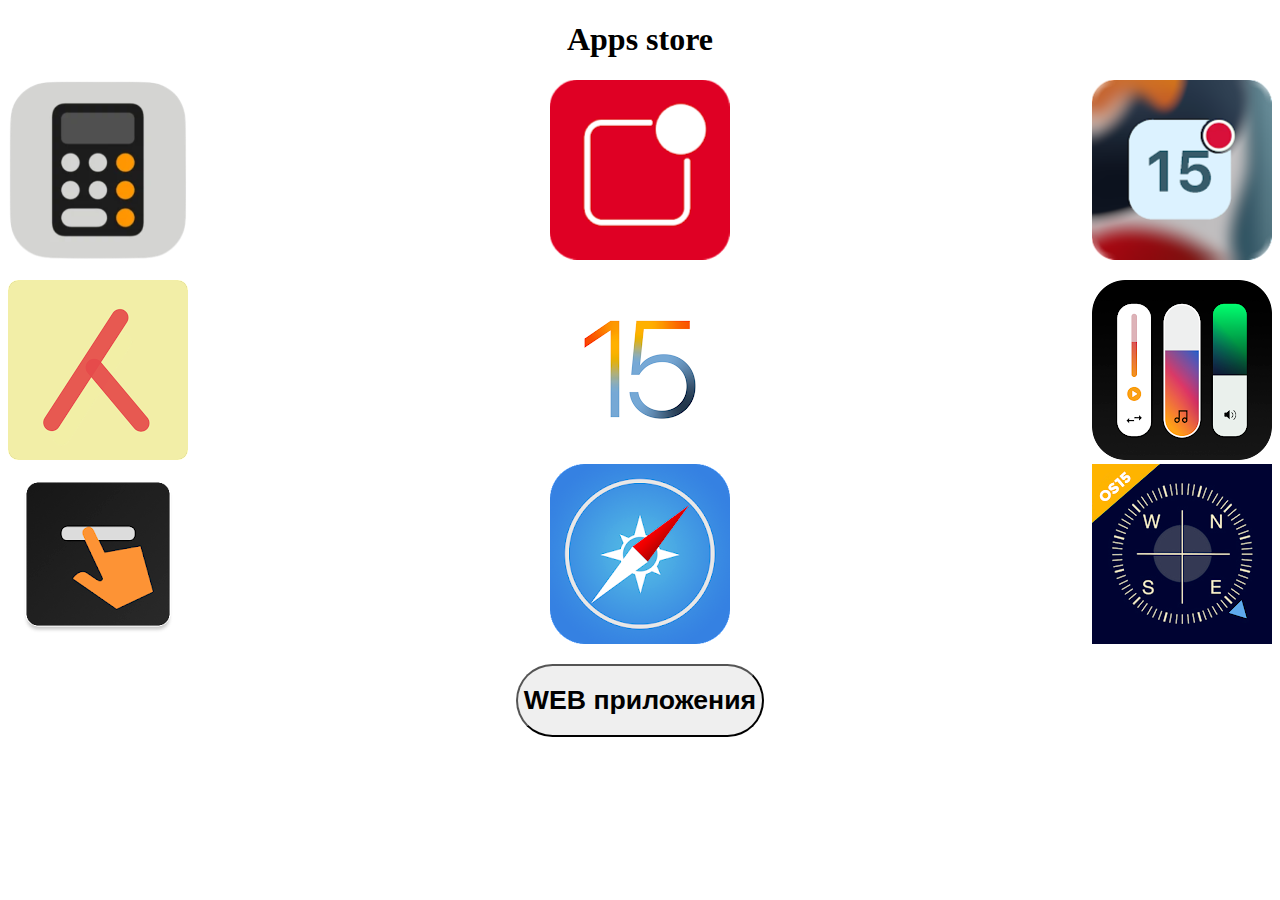
<file: shop.html>
<!DOCTYPE html>
<html>
<head>
    <meta charset="utf-8">
    <title></title>
<style>
.img{
    display: flex;
    justify-content: space-between;
}
h1{
    text-align:center;
}
a{
    color: #000;
text-decoration: none;
}
button{
    color: rgb(239, 239, 239);
    height: auto;
    width: auto;
    border-radius: 40px;
}
body{
    text-align: center;
}
</style>
</head>
<body>
    <h1 >Apps store</h1>
    <div class="img">
        <a href="apk/calculator.html"><img src="images/calculator.png" alt=""></a>  
        <a href="apk/block_apple.html"><img id="one" src="images/block_apple.png" alt=""></a>     
         <a href="apk/icenter.html"> <img id="two" src="images/icenter.png" alt=""></a>   
    </div>
    <p></p>
    <div class="img">
      <a href="apk/Apps Store Market - iOS style.html"><img src="images/Apps Store Market - iOS style.png" alt=""></a>  
   <a href="apk/Launcher iOS 15.html"><img id="one" src="images/Launcher iOS 15.png" alt=""></a>     
    <a href="apk/ultra_volume.html"><img id="two" src="images/ultra_volume.png" alt=""></a>    
    </div>
    <div class="img">
        <a href="apk/navagition gestures.html"><img src="images/navagition gestures.png" alt=""></a>  
     <a href="apk/savannah browser.html"><img id="one" src="images/safari.png" alt=""></a>     
      <a href="apk/icompass.html"><img id="two" src="images/icompass.png" alt=""></a>    
      </div>
<p></p>
<button><a href="https://website7777.github.io/web_market/"><h1>WEB приложения</h1></a></button>
</body>
</html>
</file>
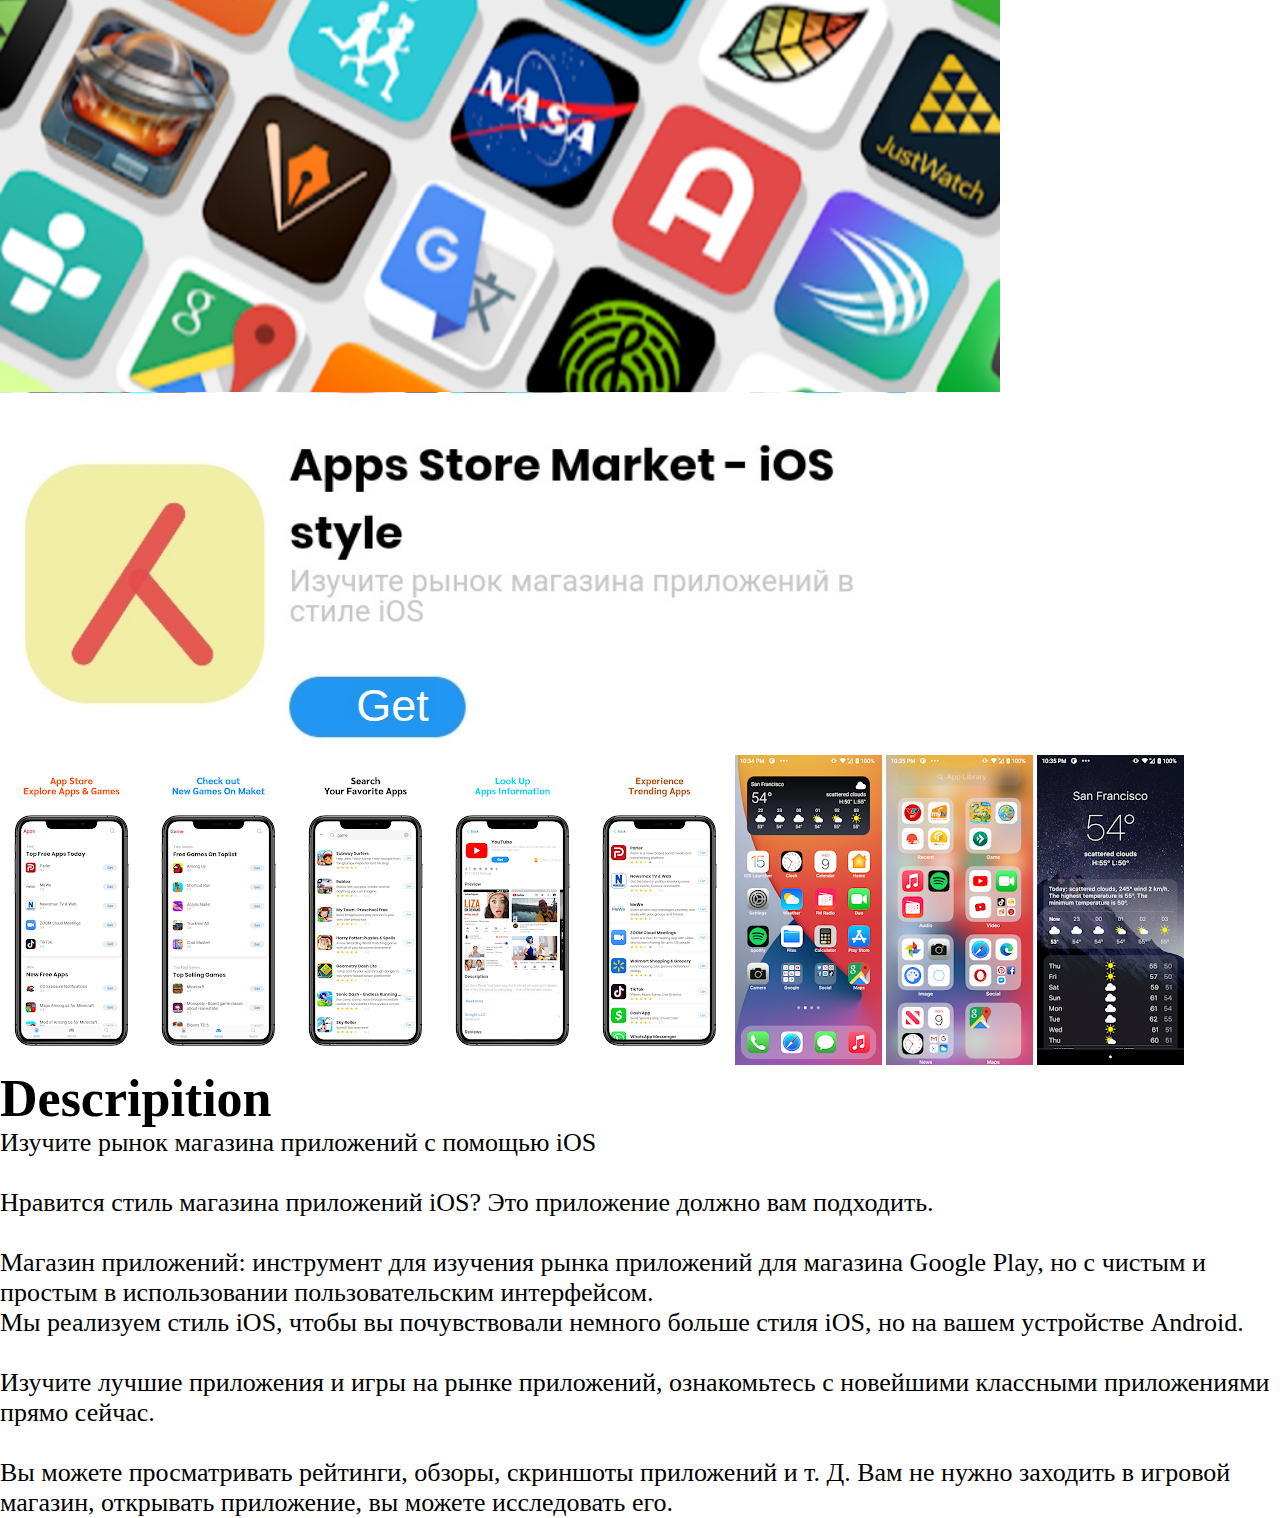
<file: apk/Apps Store Market - iOS style.html>
<!DOCTYPE html>
<html>
<head>
    <meta charset="UTF-8">
    <title>Apps Store Market - iOS style </title>
    <style>
        *{
            margin: 0;
            padding: 0;
        }      

.btn{
    background-color: #2096f0;
    border: none;
    color: white;
    font-size: 45px;
    position: absolute;
width: 85px;
height: 40px;
left: 350px;
top: 680px;
}
a{
    color: white;
    text-decoration: none;

}
.text{
    font-size: 26px;
}

    </style>
</head>
<body>
    <img src="images/four.png" alt="">
    <p></p>
<div class="img">
    <img src="images/img9.png" alt="">
    <img src="images/img10.png" alt="">
    <img src="images/img11.png" alt="">
    <img src="images/img12.png" alt="">
    <img src="images/img13.png" alt="">
    <img src="images/img14.png" alt="">
    <img src="images/img15.png" alt="">
    <img src="images/img16.png" alt="">

</div>
    <p></p> 
    <P></P>
 <div class="text">
 <h1>Descripition</h1>
 <p></p>
 Изучите рынок магазина приложений с помощью iOS<br><br>Нравится стиль магазина приложений iOS? Это приложение должно вам подходить.<br><br>Магазин приложений: инструмент для изучения рынка приложений для магазина Google Play, но с чистым и простым в использовании пользовательским интерфейсом.<br>Мы реализуем стиль iOS, чтобы вы почувствовали немного больше стиля iOS, но на вашем устройстве Android.<br><br>Изучите лучшие приложения и игры на рынке приложений, ознакомьтесь с новейшими классными приложениями прямо сейчас.<br><br>Вы можете просматривать рейтинги, обзоры, скриншоты приложений и т. Д. Вам не нужно заходить в игровой магазин, открывать приложение, вы можете исследовать его.</div>
 <button class="btn" data-clipboard-text="https://drive.google.com/file/d/1Ers9Y0k7s8jPV4BidofVZOo2uGbqFN0K/view?usp=sharing">Get</button>
 
 <script src="clipboard.min.js"></script>
 <script src="https://ajax.googleapis.com/ajax/libs/jquery/3.1.1/jquery.min.js"></script>

    <script>
new ClipboardJS('.btn');

$(".btn").click(function(){
alert("Ссылка на скачивание скопированна. Перейдите в браузер и вставьте ссылку для скачивания");
});
    </script>
</body>
</html>
</file>
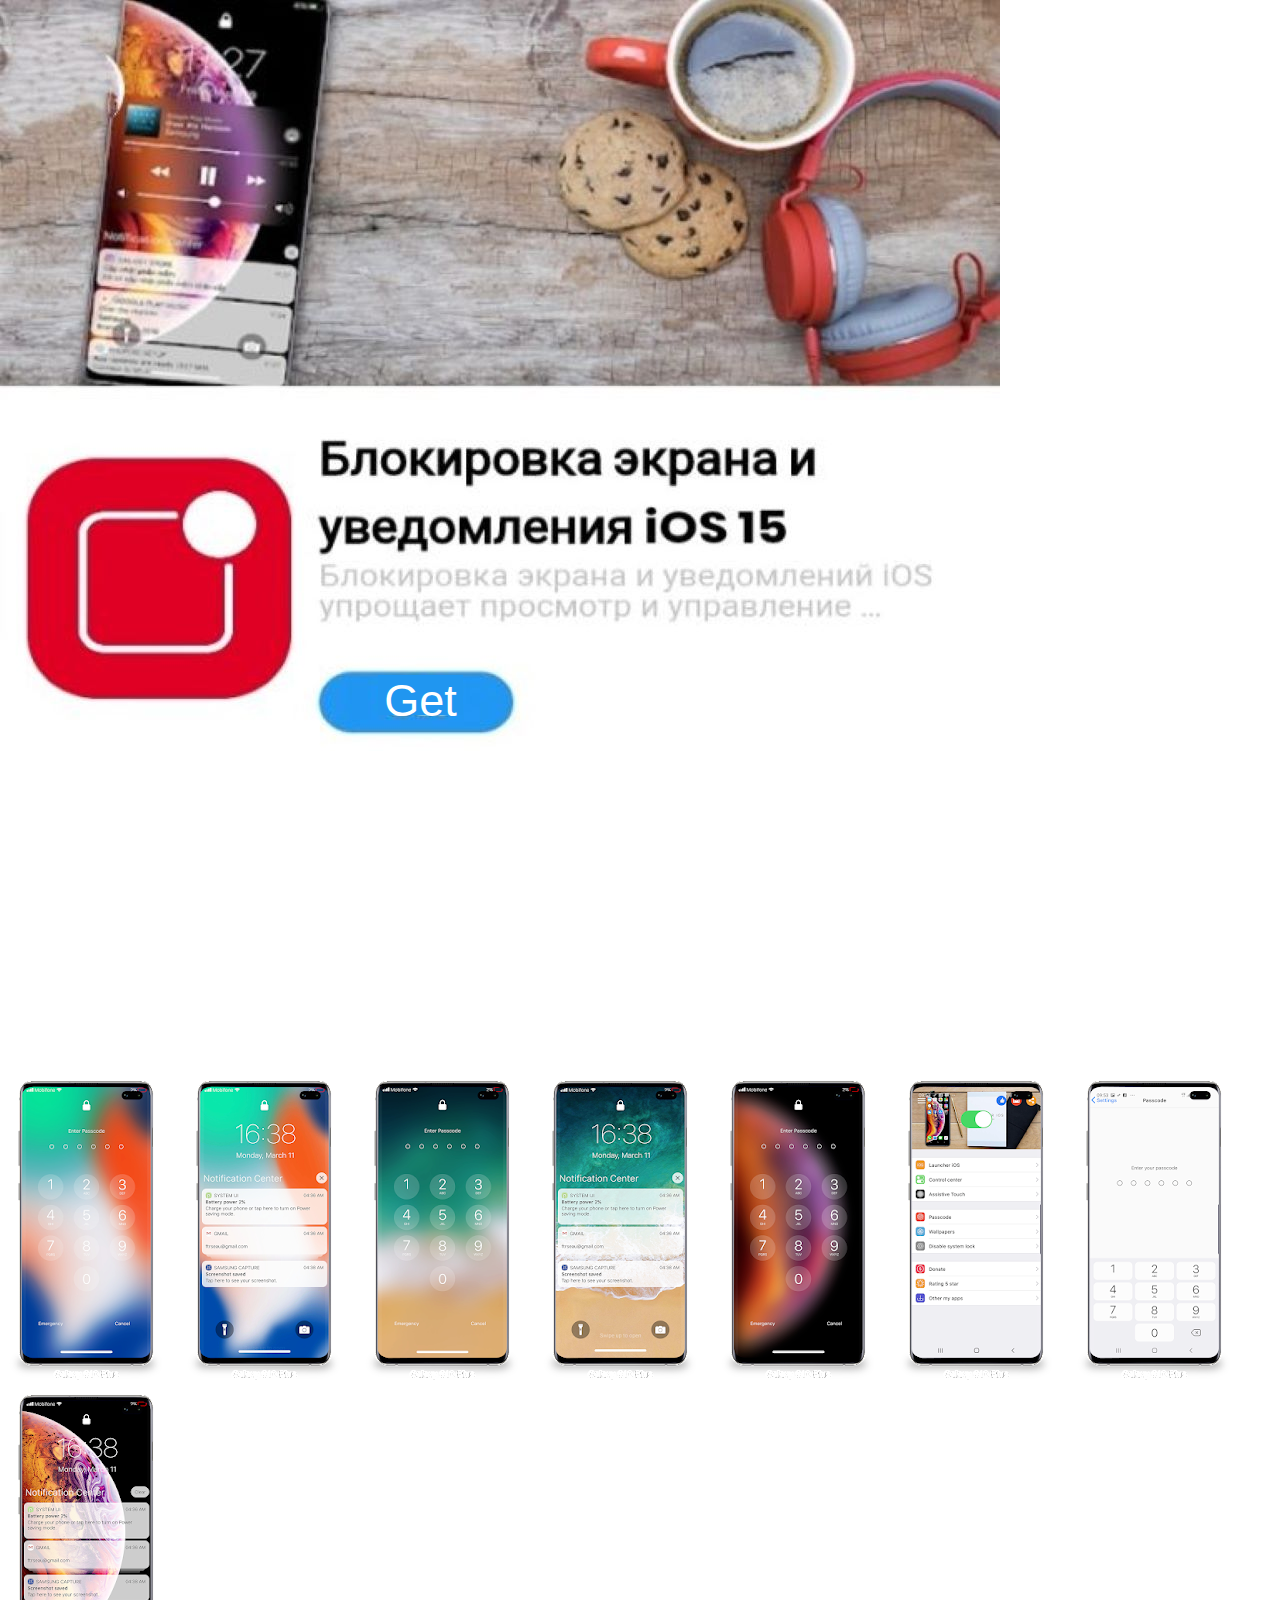
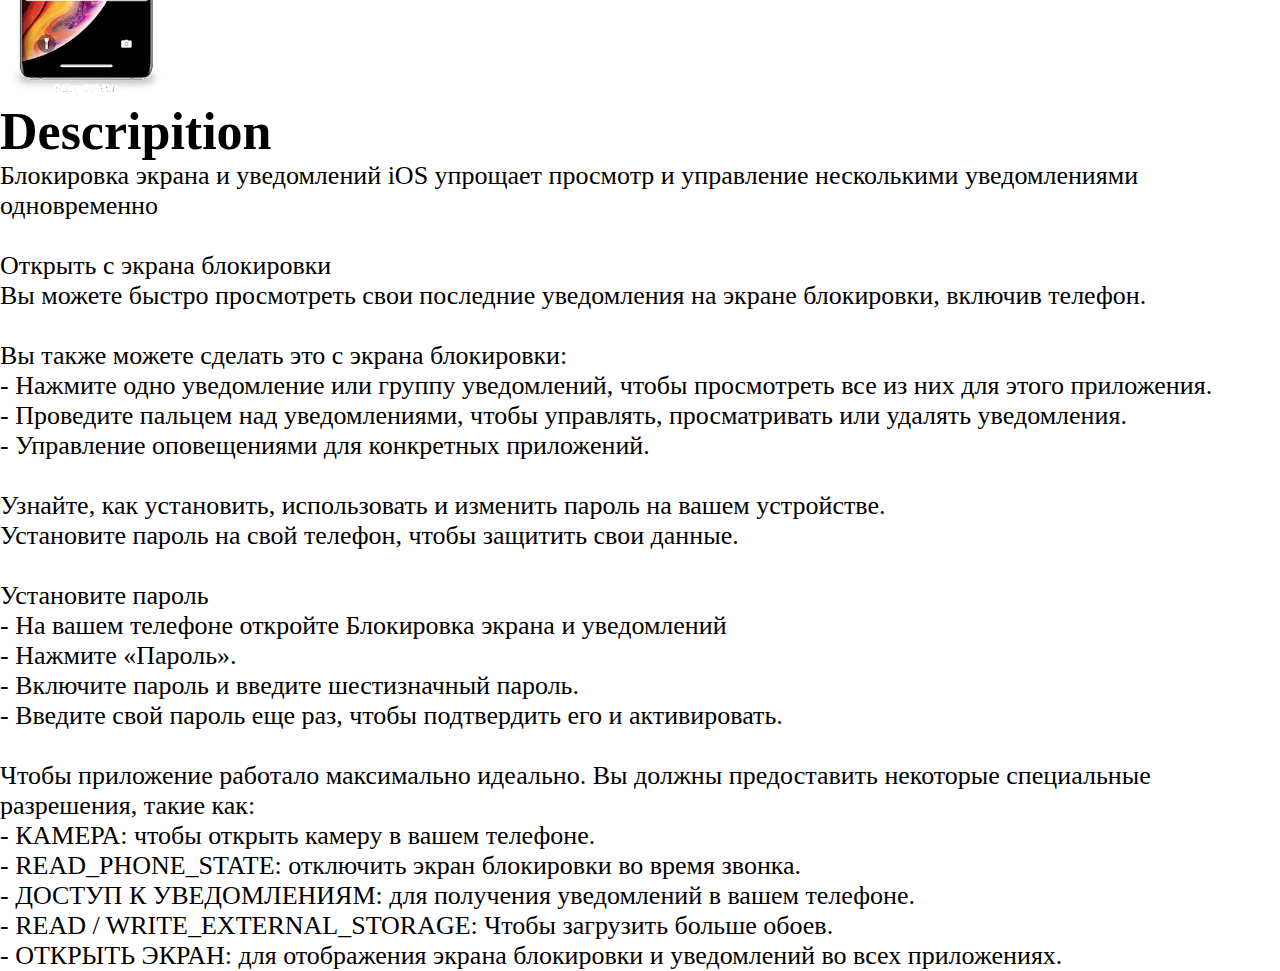
<file: apk/block_apple.html>
<!DOCTYPE html>
<html>
<head>
    <meta charset="UTF-8">
    <title>Block Apple</title>
    <style>
        *{
            margin: 0;
            padding: 0;
        }      

.btn{
    background-color: #2096f0;
    border: none;
    color: white;
    font-size: 45px;
    position: absolute;
width: 85px;
height: 40px;
left: 378px;
top: 675px;
}
a{
    color: white;
    text-decoration: none;

}
.text{
    font-size: 26px;
}

    </style>
</head>
<body>
    <img src="images/two.jpg" alt="">
    <p></p>
    <iframe width="560" height="315" src="https://www.youtube.com/embed/HS-L0jAF0Vw" title="YouTube video player" frameborder="0" allow="accelerometer; autoplay; clipboard-write; encrypted-media; gyroscope; picture-in-picture" allowfullscreen></iframe>
    <p></p>
<div class="img">
    <img src="images/unnamed(65).png" alt="">
    <img src="images/unnamed(66).png" alt="">
    <img src="images/unnamed(67).png" alt="">
    <img src="images/unnamed(68).png" alt="">
    <img src="images/unnamed(69).png" alt="">
    <img src="images/unnamed(70).png" alt="">
    <img src="images/unnamed(71).png" alt="">
    <img src="images/unnamed(72).png" alt="">

</div>
    <p></p> 
    <P></P>
 <div class="text">
 <h1>Descripition</h1>
 <p></p>
 Блокировка экрана и уведомлений iOS упрощает просмотр и управление несколькими уведомлениями одновременно<br><br>Открыть с экрана блокировки<br>Вы можете быстро просмотреть свои последние уведомления на экране блокировки, включив телефон.<br><br>Вы также можете сделать это с экрана блокировки:<br>- Нажмите одно уведомление или группу уведомлений, чтобы просмотреть все из них для этого приложения.<br>- Проведите пальцем над уведомлениями, чтобы управлять, просматривать или удалять уведомления.<br>- Управление оповещениями для конкретных приложений.<br><br>Узнайте, как установить, использовать и изменить пароль на вашем устройстве.<br>Установите пароль на свой телефон, чтобы защитить свои данные.<br><br>Установите пароль<br>- На вашем телефоне откройте Блокировка экрана и уведомлений<br>- Нажмите «Пароль».<br>- Включите пароль и введите шестизначный пароль.<br>- Введите свой пароль еще раз, чтобы подтвердить его и активировать.<br><br>Чтобы приложение работало максимально идеально. Вы должны предоставить некоторые специальные разрешения, такие как:<br>- КАМЕРА: чтобы открыть камеру в вашем телефоне.<br>- READ_PHONE_STATE: отключить экран блокировки во время звонка.<br>- ДОСТУП К УВЕДОМЛЕНИЯМ: для получения уведомлений в вашем телефоне.<br>- READ / WRITE_EXTERNAL_STORAGE: Чтобы загрузить больше обоев.<br>- ОТКРЫТЬ ЭКРАН: для отображения экрана блокировки и уведомлений во всех приложениях.
</div>
 <button class="btn" data-clipboard-text="https://drive.google.com/file/d/1LCWtEdoJWeniwocu77Fi9Z0DYeymrhkk/view?usp=sharing">Get</button>
 
 <script src="clipboard.min.js"></script>
 <script src="https://ajax.googleapis.com/ajax/libs/jquery/3.1.1/jquery.min.js"></script>

    <script>
new ClipboardJS('.btn');

$(".btn").click(function(){
alert("Ссылка на скачивание скопированна. Перейдите в браузер и вставьте ссылку для скачивания");
});
    </script>
</body>
</html>
</file>
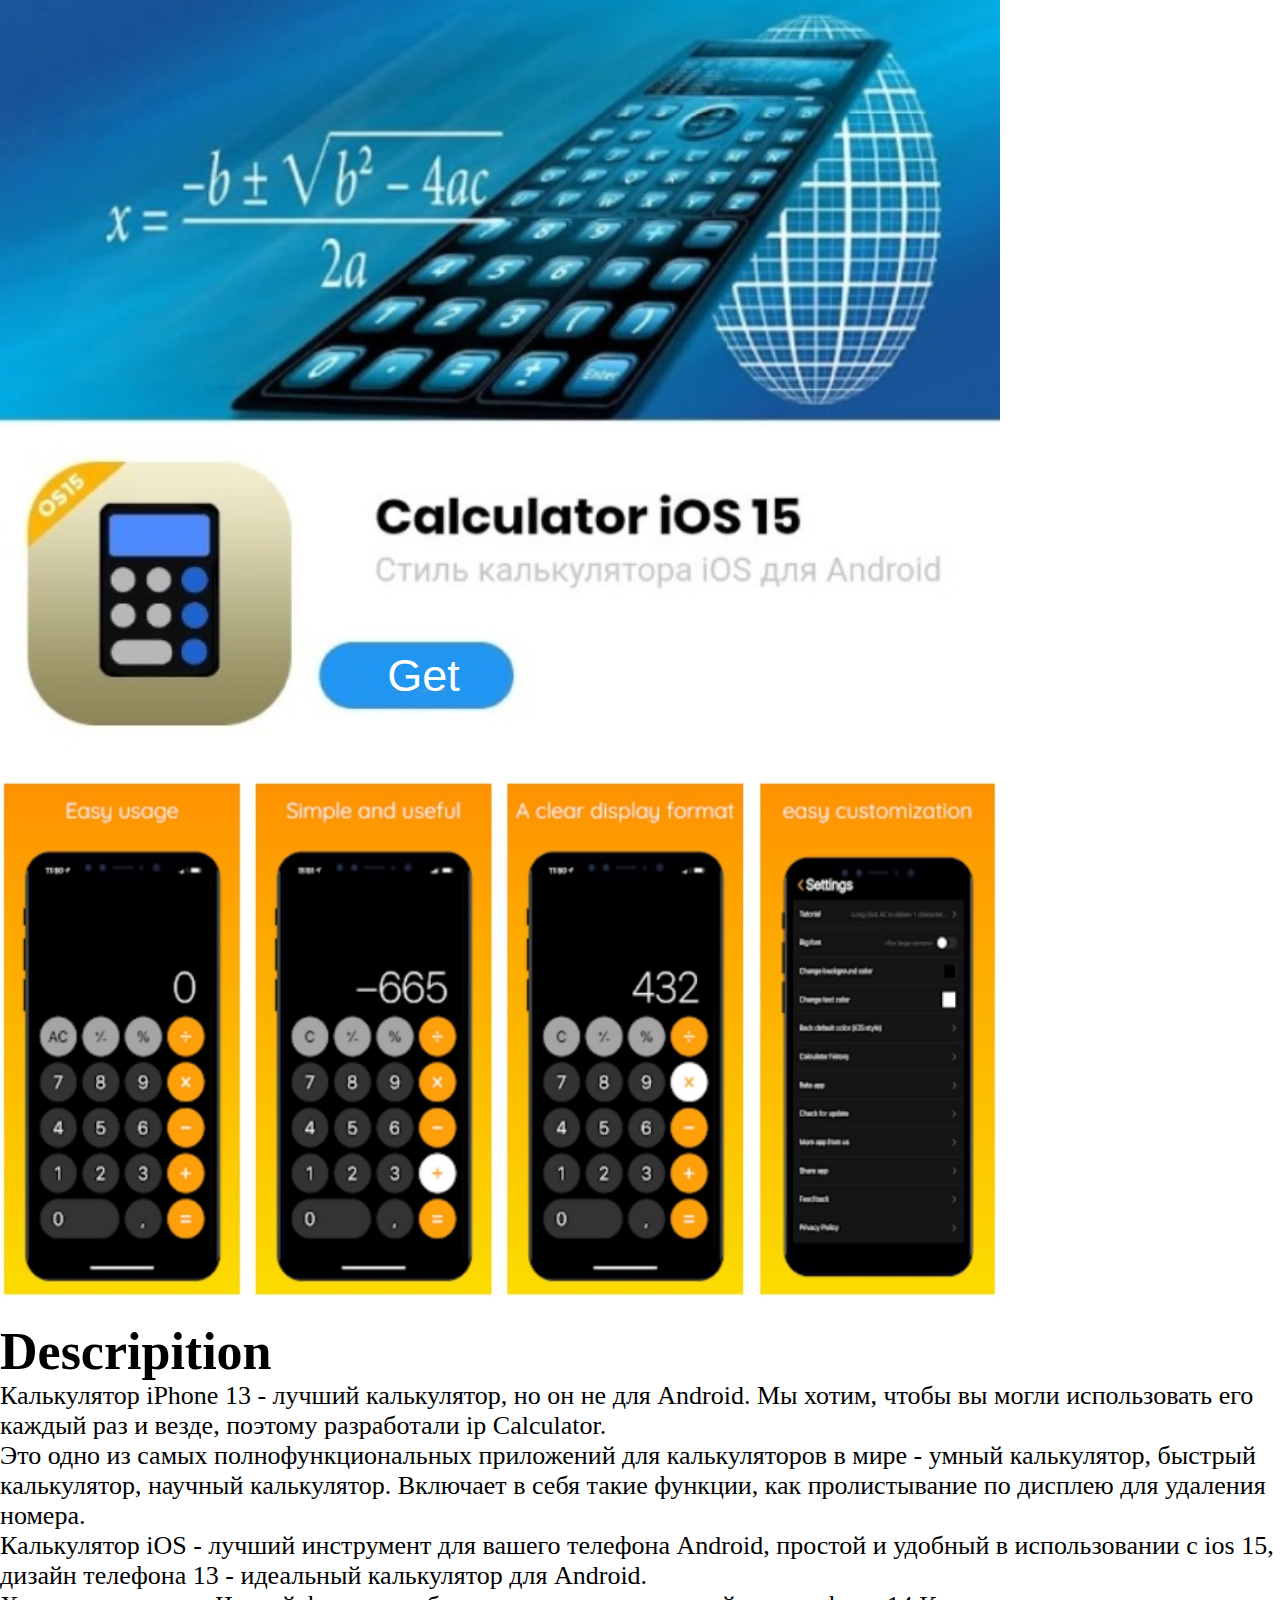
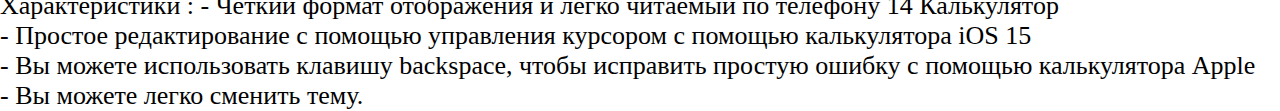
<file: apk/calculator.html>
<!DOCTYPE html>
<html>
<head>
    <meta charset="UTF-8">
    <title>Calculator</title>
    <style>
        *{
            margin: 0;
            padding: 0;
        }      
            img:nth-child(1){
 width: 1000px;

        }
        img:nth-child(2){
 width: 1000px;

        }
.btn{
    background-color: #2096f0;
    border: none;
    color: white;
    font-size: 45px;
    position: absolute;
width: 85px;
height: 40px;
left: 381px;
top: 650px;
}
a{
    color: white;
    text-decoration: none;

}
.text{
    font-size: 26px;
}
    </style>
</head>
<body>
    <img src="images/one.jpg" alt="">
 <img src="images/calc_prez.jpg" alt="">  
 <p></p> 
 <div class="text">
 <h1>Descripition</h1>
 <p></p>
 Калькулятор iPhone 13 - лучший калькулятор, но он не для Android. Мы хотим, чтобы вы могли использовать его каждый раз и везде, поэтому разработали ip Calculator.
<br>
 Это одно из самых полнофункциональных приложений для калькуляторов в мире - умный калькулятор, быстрый калькулятор, научный калькулятор. Включает в себя такие функции, как пролистывание по дисплею для удаления номера.
 <br>
 Калькулятор iOS - лучший инструмент для вашего телефона Android, простой и удобный в использовании с ios 15, дизайн телефона 13 - идеальный калькулятор для Android.
 <br>
 Характеристики :
 - Четкий формат отображения и легко читаемый по телефону 14 Калькулятор <br>
 - Простое редактирование с помощью управления курсором с помощью калькулятора iOS 15 <br>
 - Вы можете использовать клавишу backspace, чтобы исправить простую ошибку с помощью калькулятора Apple <br>
 - Вы можете легко сменить тему.</div>
 <button class="btn" data-clipboard-text="https://drive.google.com/file/d/1f5Dc50xEGyTtyBBGUa6JguSCxMU_jie9/view?usp=sharing">Get</button>
 
 <script src="clipboard.min.js"></script>
 <script src="https://ajax.googleapis.com/ajax/libs/jquery/3.1.1/jquery.min.js"></script>

    <script>
new ClipboardJS('.btn');

$(".btn").click(function(){
alert("Ссылка на скачивание скопированна. Перейдите в браузер и вставьте ссылку для скачивания");
});
    </script>
</body>
</html>
</file>
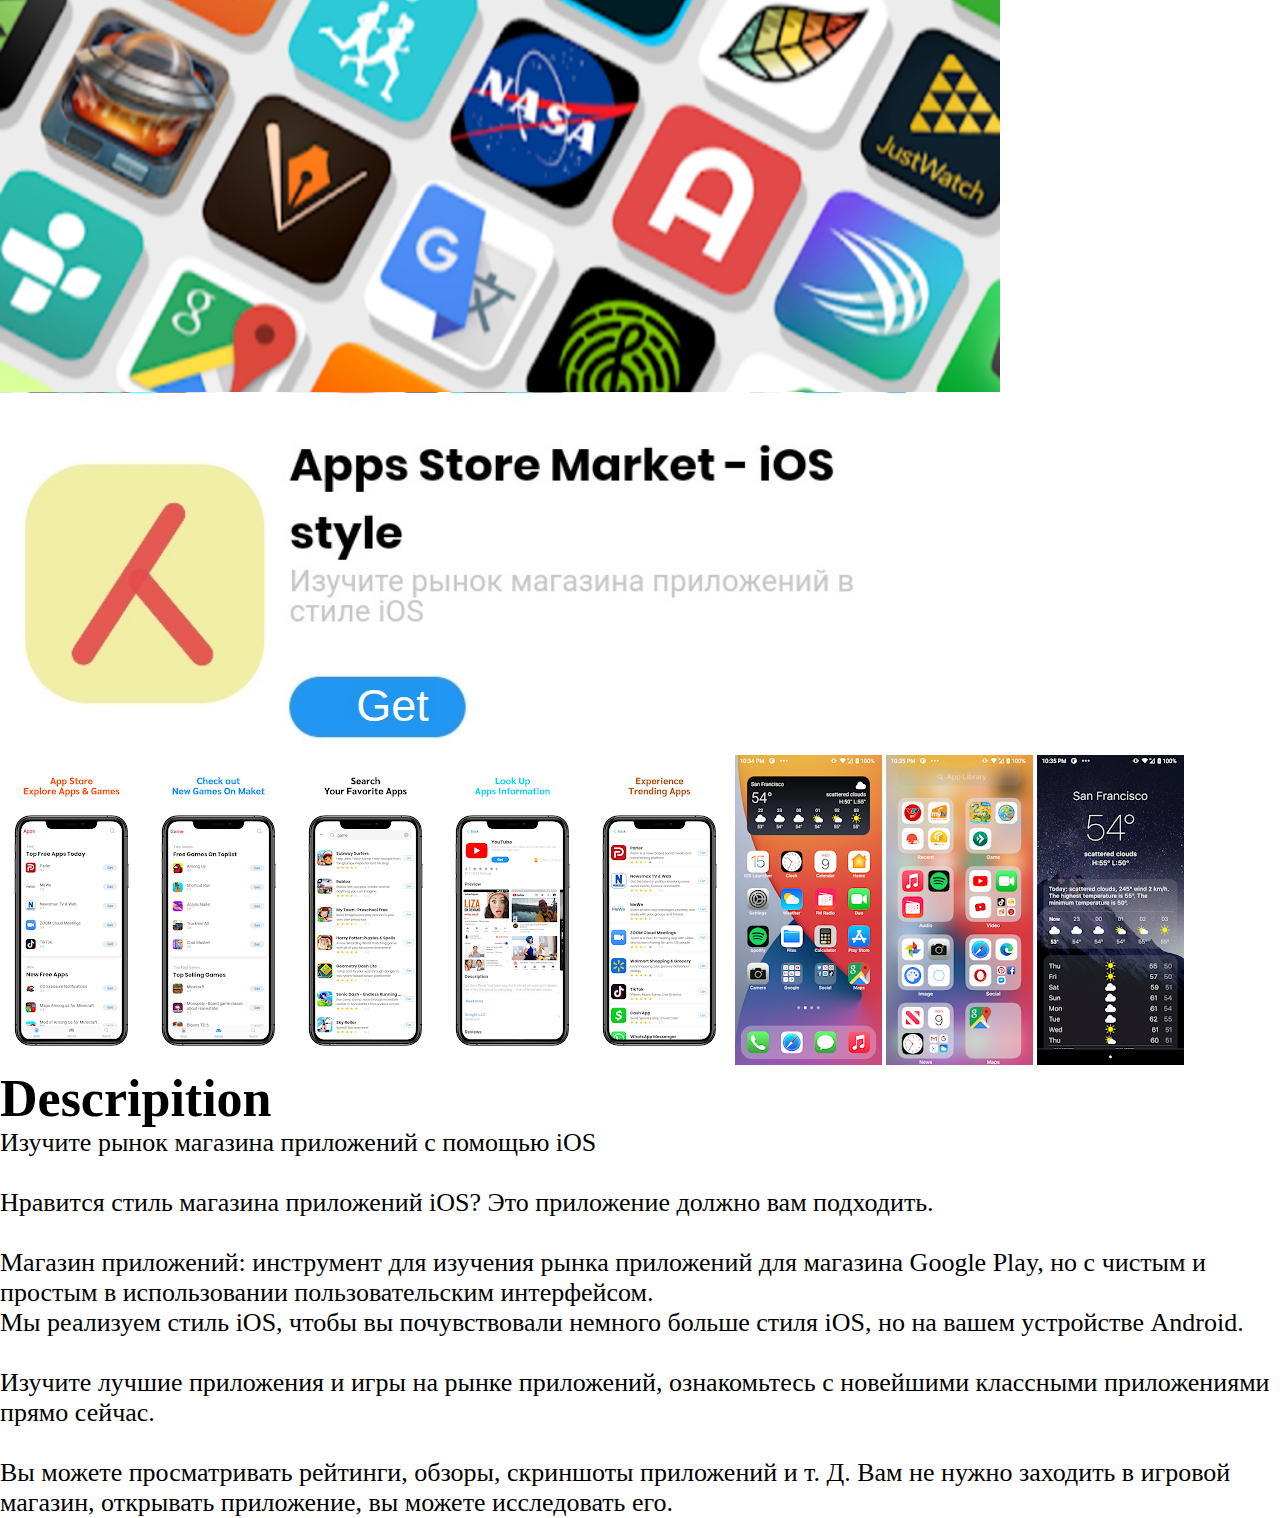
<file: apk/icall.html>
<!DOCTYPE html>
<html>
<head>
    <meta charset="UTF-8">
    <title>Block Apple</title>
    <style>
        *{
            margin: 0;
            padding: 0;
        }      

.btn{
    background-color: #2096f0;
    border: none;
    color: white;
    font-size: 45px;
    position: absolute;
width: 85px;
height: 40px;
left: 350px;
top: 680px;
}
a{
    color: white;
    text-decoration: none;

}
.text{
    font-size: 26px;
}

    </style>
</head>
<body>
    <img src="images/four.png" alt="">
    <p></p>
<div class="img">
    <img src="images/img9.png" alt="">
    <img src="images/img10.png" alt="">
    <img src="images/img11.png" alt="">
    <img src="images/img12.png" alt="">
    <img src="images/img13.png" alt="">
    <img src="images/img14.png" alt="">
    <img src="images/img15.png" alt="">
    <img src="images/img16.png" alt="">

</div>
    <p></p> 
    <P></P>
 <div class="text">
 <h1>Descripition</h1>
 <p></p>
 Изучите рынок магазина приложений с помощью iOS<br><br>Нравится стиль магазина приложений iOS? Это приложение должно вам подходить.<br><br>Магазин приложений: инструмент для изучения рынка приложений для магазина Google Play, но с чистым и простым в использовании пользовательским интерфейсом.<br>Мы реализуем стиль iOS, чтобы вы почувствовали немного больше стиля iOS, но на вашем устройстве Android.<br><br>Изучите лучшие приложения и игры на рынке приложений, ознакомьтесь с новейшими классными приложениями прямо сейчас.<br><br>Вы можете просматривать рейтинги, обзоры, скриншоты приложений и т. Д. Вам не нужно заходить в игровой магазин, открывать приложение, вы можете исследовать его.</div>
 <button class="btn" data-clipboard-text="https://www.google.ru/">Get</button>
 
 <script src="clipboard.min.js"></script>
 <script src="https://ajax.googleapis.com/ajax/libs/jquery/3.1.1/jquery.min.js"></script>

    <script>
new ClipboardJS('.btn');

$(".btn").click(function(){
alert("Ссылка на скачивание скопированна. Перейдите в браузер и вставьте ссылку для скачивания");
});
    </script>
</body>
</html>
</file>
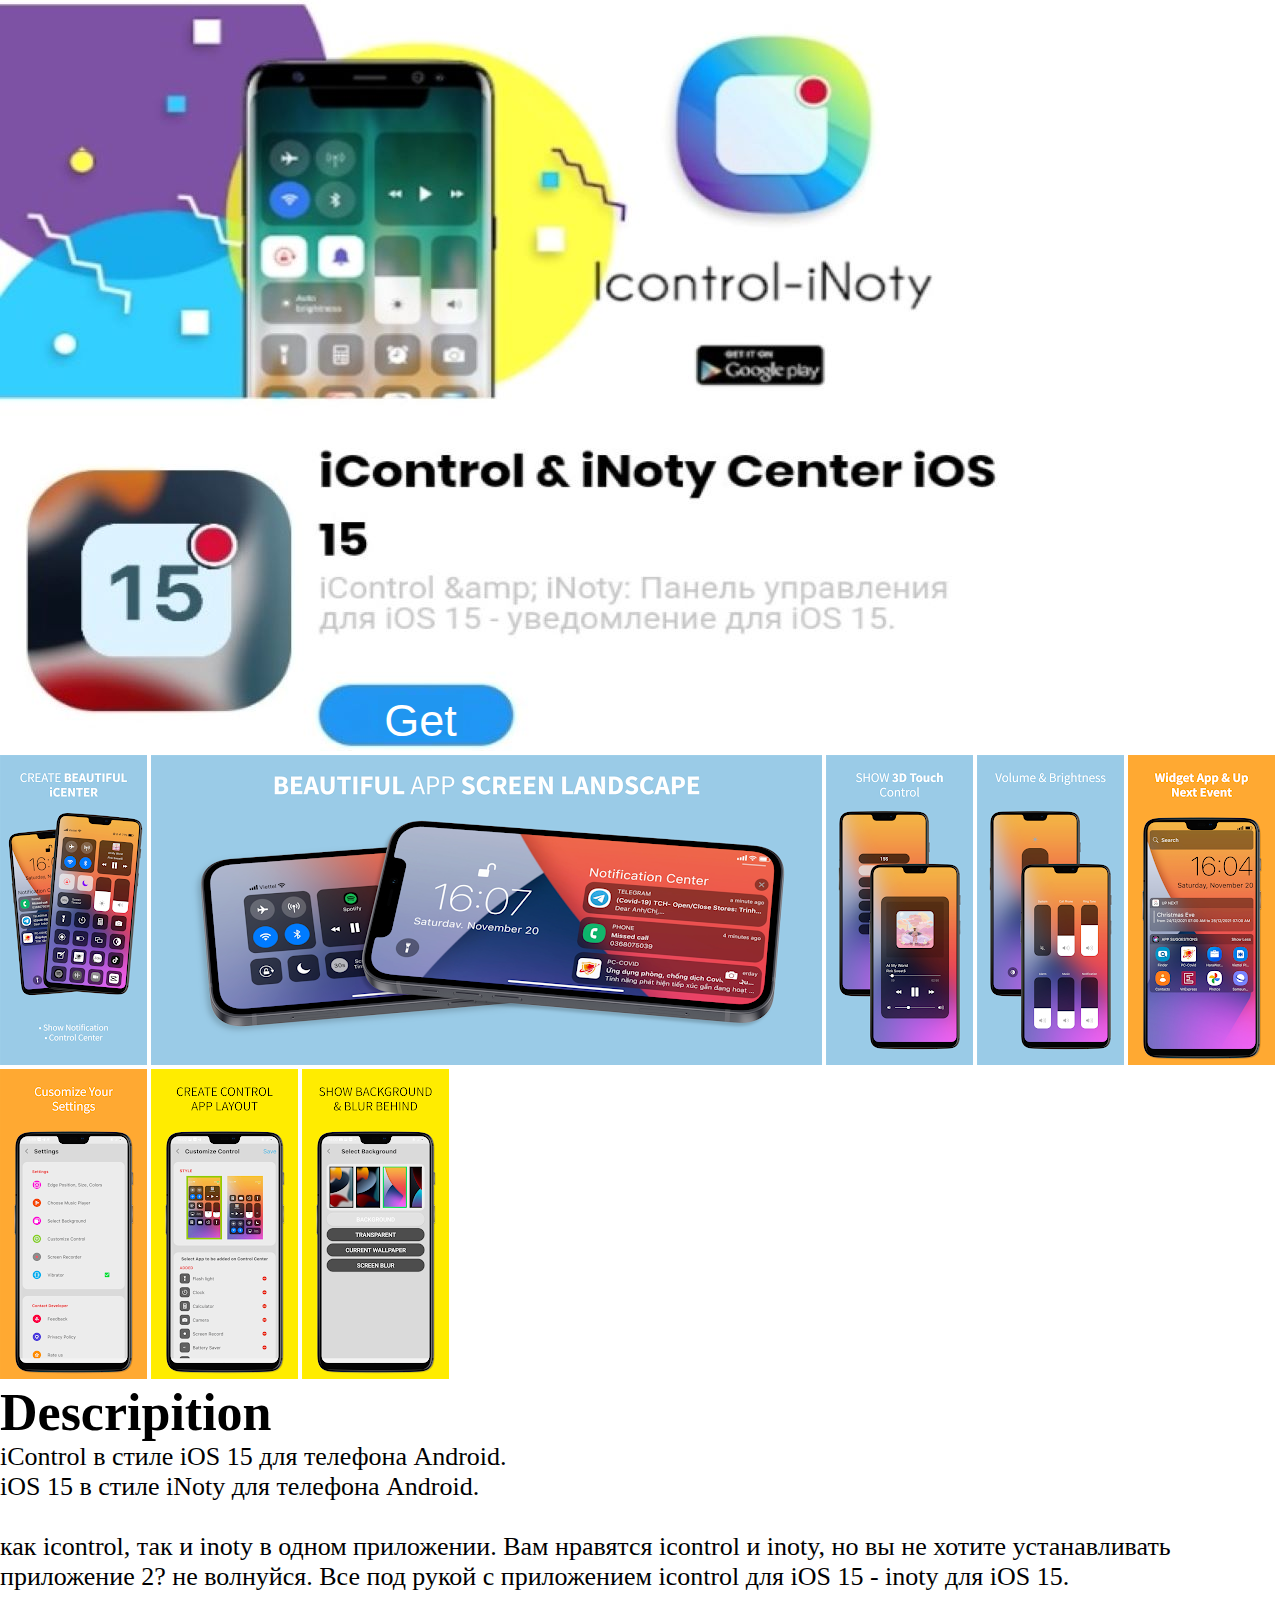
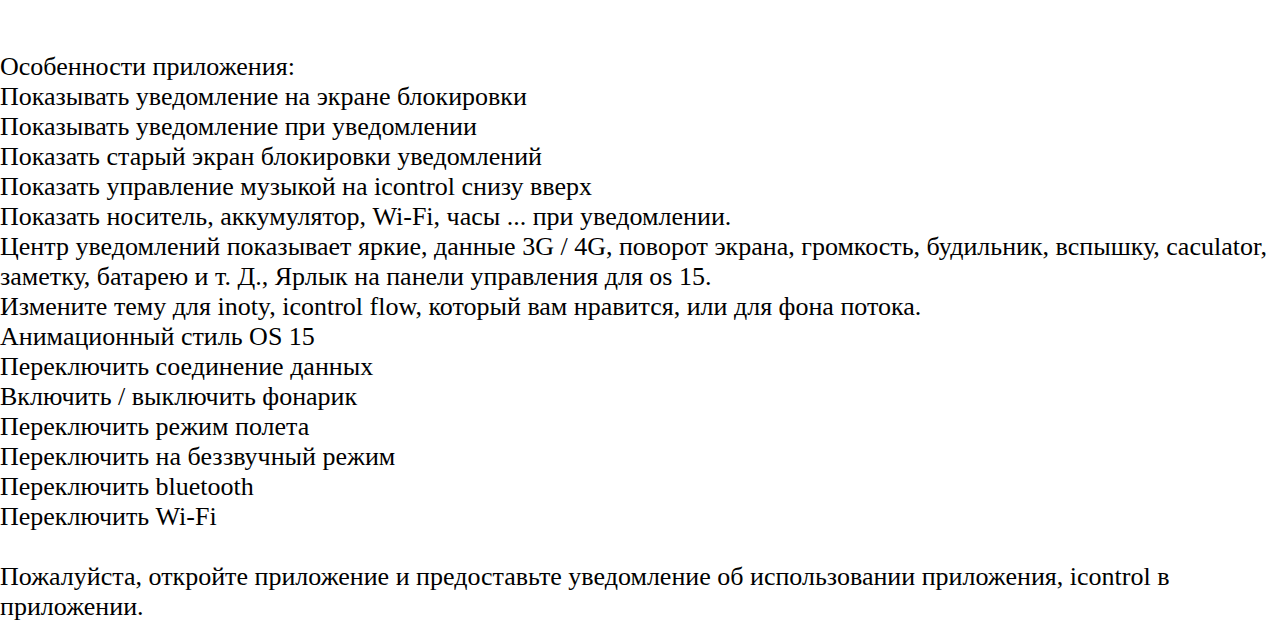
<file: apk/icenter.html>
<!DOCTYPE html>
<html>
<head>
    <meta charset="UTF-8">
    <title>Icenter</title>
    <style>
        *{
            margin: 0;
            padding: 0;
        }      

.btn{
    background-color: #2096f0;
    border: none;
    color: white;
    font-size: 45px;
    position: absolute;
width: 85px;
height: 40px;
left: 378px;
top: 695px;
}
a{
    color: white;
    text-decoration: none;

}
.text{
    font-size: 26px;
}

    </style>
</head>
<body>
    <img src="images/three.jpg" alt="">
    <p></p>
<div class="img">
    <img src="images/img7.png" alt="">
    <img src="images/img8.png" alt="">
    <img src="images/img1.png" alt="">
    <img src="images/img2.png" alt="">
    <img src="images/img3.png" alt="">
    <img src="images/img4.png" alt="">
    <img src="images/img5.png" alt="">
    <img src="images/img6.png" alt="">

</div>
    <p></p> 
    <P></P>
 <div class="text">
 <h1>Descripition</h1>
 <p></p>
 iControl в стиле iOS 15 для телефона Android.<br>iOS 15 в стиле iNoty для телефона Android.<br><br>как icontrol, так и inoty в одном приложении. Вам нравятся icontrol и inoty, но вы не хотите устанавливать приложение 2? не волнуйся. Все под рукой с приложением icontrol для iOS 15 - inoty для iOS 15.<br><br><br>Особенности приложения:<br>Показывать уведомление на экране блокировки<br>Показывать уведомление при уведомлении<br>Показать старый экран блокировки уведомлений<br>Показать управление музыкой на icontrol снизу вверх<br>Показать носитель, аккумулятор, Wi-Fi, часы ... при уведомлении.<br>Центр уведомлений показывает яркие, данные 3G / 4G, поворот экрана, громкость, будильник, вспышку, caculator, заметку, батарею и т. Д., Ярлык на панели управления для os 15.<br>Измените тему для inoty, icontrol flow, который вам нравится, или для фона потока.<br>Анимационный стиль OS 15<br>Переключить соединение данных<br>Включить / выключить фонарик<br>Переключить режим полета<br>Переключить на беззвучный режим<br>Переключить bluetooth<br>Переключить Wi-Fi<br><br>Пожалуйста, откройте приложение и предоставьте уведомление об использовании приложения, icontrol в приложении.</div>
 <button class="btn" data-clipboard-text="https://www.google.ru/">Get</button>
 
 <script src="clipboard.min.js"></script>
 <script src="https://ajax.googleapis.com/ajax/libs/jquery/3.1.1/jquery.min.js"></script>

    <script>
new ClipboardJS('.btn');

$(".btn").click(function(){
alert("Ссылка на скачивание скопированна. Перейдите в браузер и вставьте ссылку для скачивания");
});
    </script>
</body>
</html>
</file>
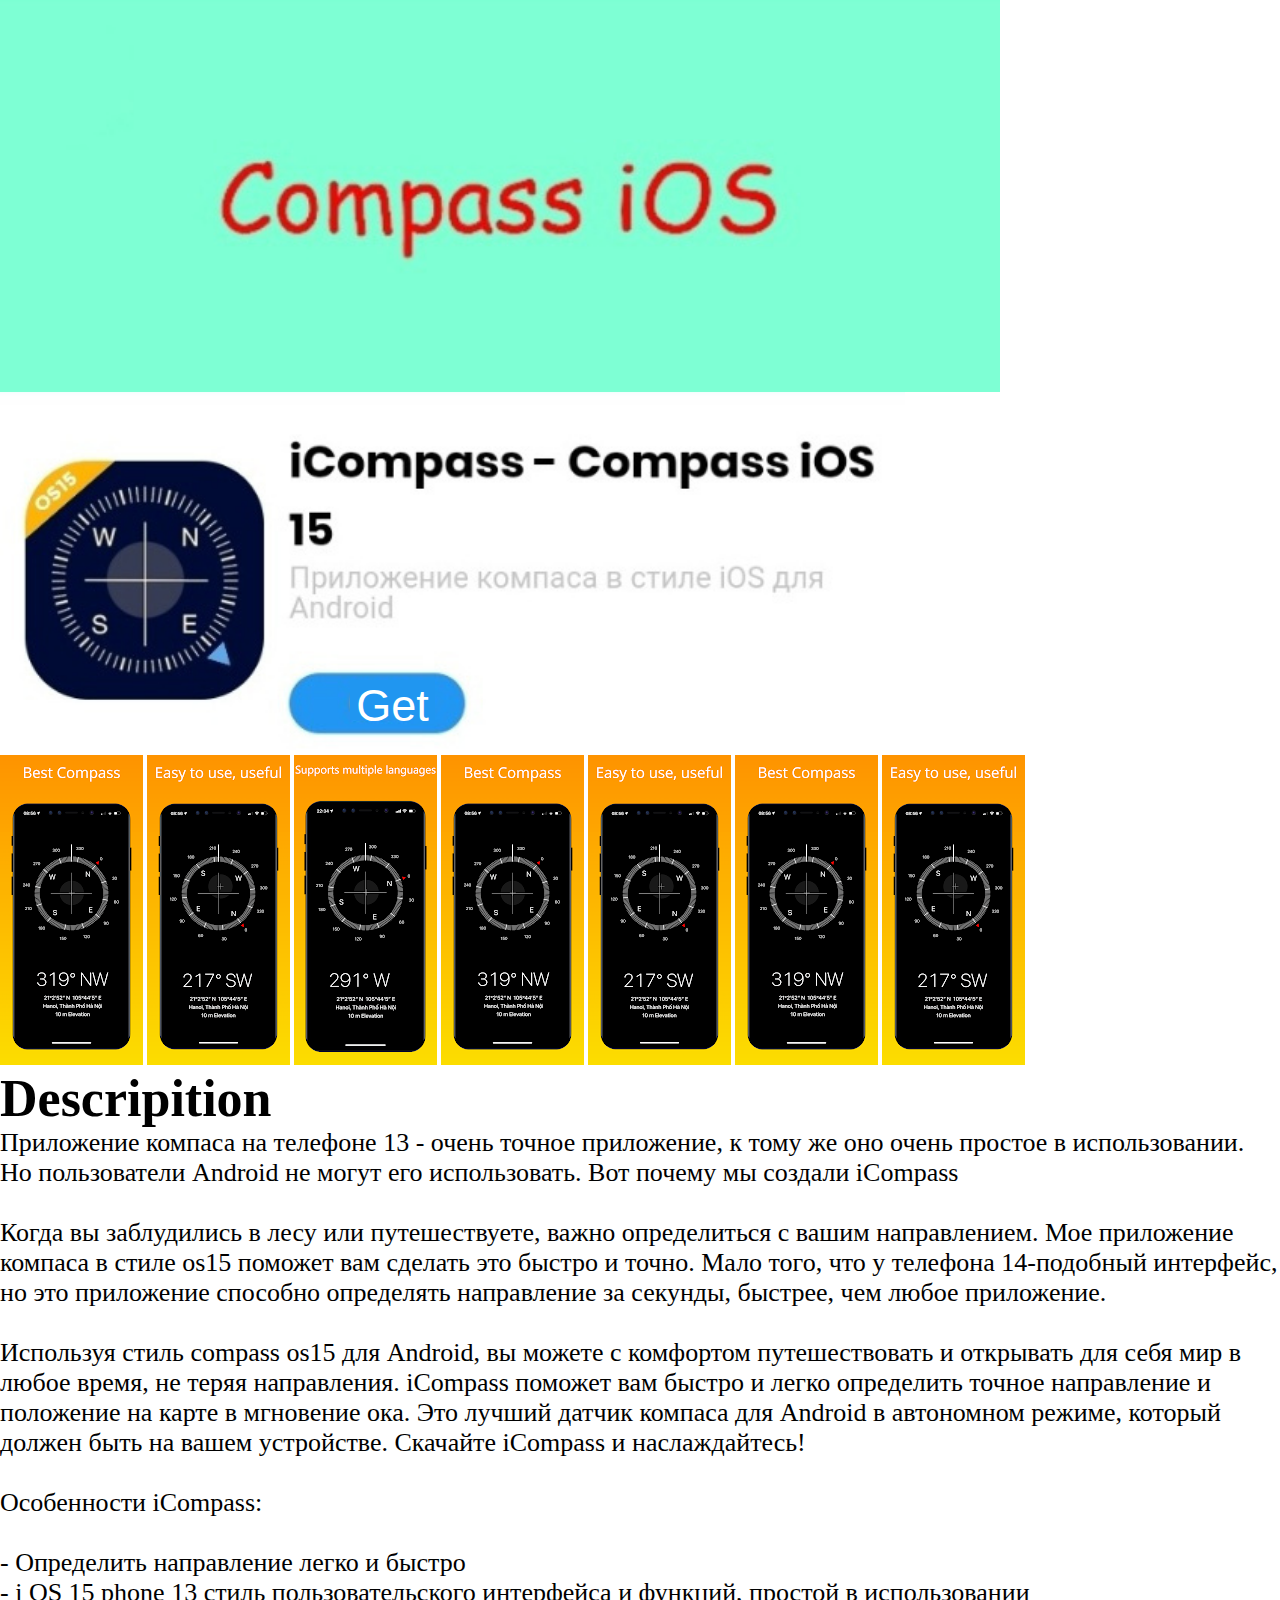
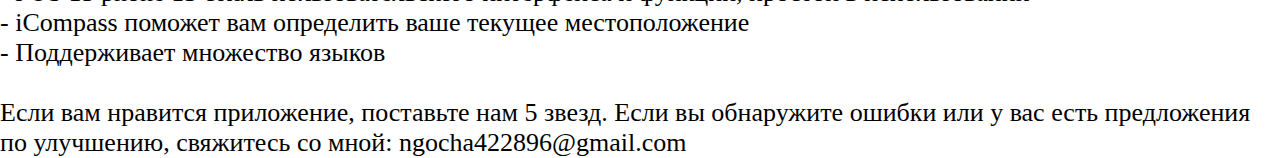
<file: apk/icompass.html>
<!DOCTYPE html>
<html>
<head>
    <meta charset="UTF-8">
    <title>icompass </title>
    <style>
        *{
            margin: 0;
            padding: 0;
        }      

.btn{
    background-color: #2096f0;
    border: none;
    color: white;
    font-size: 45px;
    position: absolute;
width: 85px;
height: 40px;
left: 350px;
top: 680px;
}
a{
    color: white;
    text-decoration: none;

}
.text{
    font-size: 26px;
}

    </style>
</head>
<body>
    <img src="images/nine.png" alt="">
    <p></p>
<div class="img">
    <img src="images/img39.png" alt="">
    <img src="images/img40.png" alt="">
    <img src="images/img41.png" alt="">
    <img src="images/img42.png" alt="">
    <img src="images/img43.png" alt="">
    <img src="images/img44.png" alt="">
    <img src="images/img45.png" alt="">

</div>
    <p></p> 
    <P></P>
 <div class="text">
 <h1>Descripition</h1>
 <p></p>
 Приложение компаса на телефоне 13 - очень точное приложение, к тому же оно очень простое в использовании. Но пользователи Android не могут его использовать. Вот почему мы создали iCompass<br><br>Когда вы заблудились в лесу или путешествуете, важно определиться с вашим направлением. Мое приложение компаса в стиле os15 поможет вам сделать это быстро и точно. Мало того, что у телефона 14-подобный интерфейс, но это приложение способно определять направление за секунды, быстрее, чем любое приложение.<br><br>Используя стиль compass os15 для Android, вы можете с комфортом путешествовать и открывать для себя мир в любое время, не теряя направления. iCompass поможет вам быстро и легко определить точное направление и положение на карте в мгновение ока. Это лучший датчик компаса для Android в автономном режиме, который должен быть на вашем устройстве. Скачайте iCompass и наслаждайтесь!<br><br>Особенности iCompass:<br><br>- Определить направление легко и быстро<br>- i OS 15 phone 13 стиль пользовательского интерфейса и функций, простой в использовании<br>- iCompass поможет вам определить ваше текущее местоположение<br>- Поддерживает множество языков<br><br>Если вам нравится приложение, поставьте нам 5 звезд. Если вы обнаружите ошибки или у вас есть предложения по улучшению, свяжитесь со мной: ngocha422896@gmail.com
 </div>
 <button class="btn" data-clipboard-text="https://drive.google.com/file/d/1p7rLIG7WBOiAutfD4ry1I-qPXEnxR59P/view?usp=sharing">Get</button>
 
 <script src="clipboard.min.js"></script>
 <script src="https://ajax.googleapis.com/ajax/libs/jquery/3.1.1/jquery.min.js"></script>

    <script>
new ClipboardJS('.btn');

$(".btn").click(function(){
alert("Ссылка на скачивание скопированна. Перейдите в браузер и вставьте ссылку для скачивания");
});
    </script>
</body>
</html>
</file>
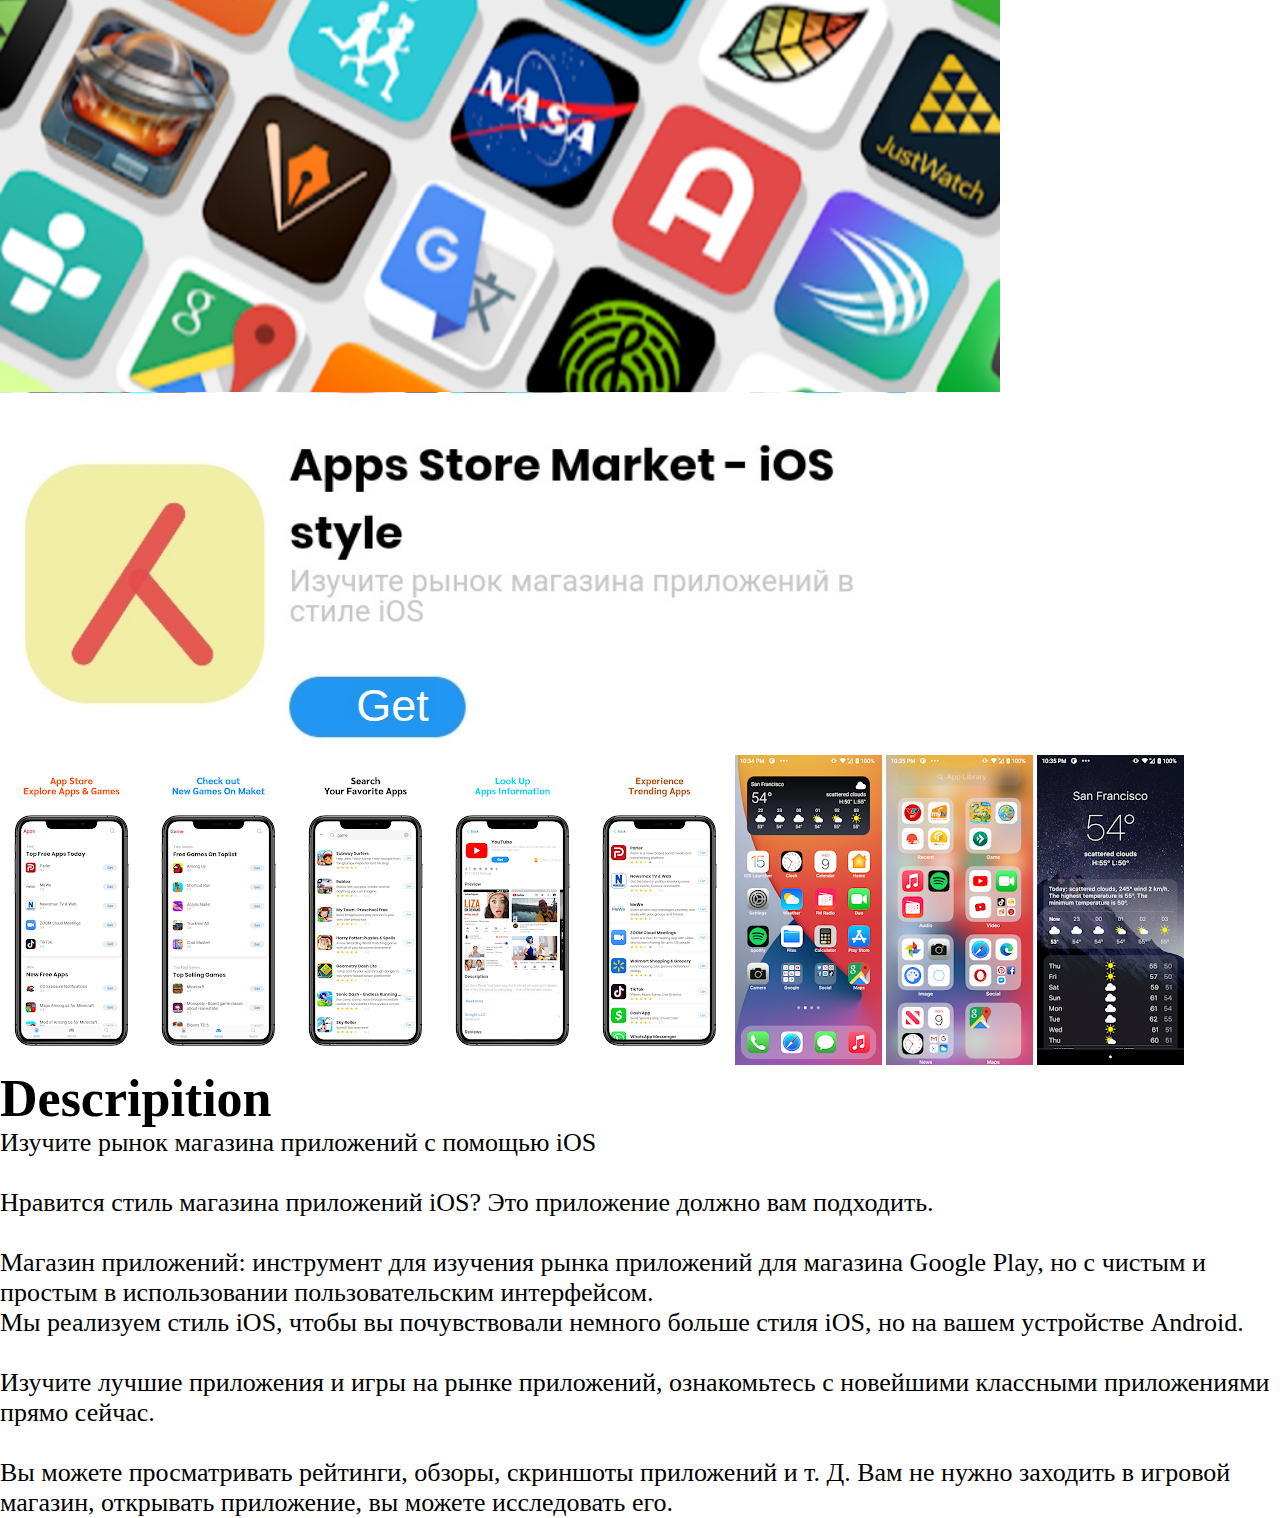
<file: apk/inote.html>
<!DOCTYPE html>
<html>
<head>
    <meta charset="UTF-8">
    <title>Inote </title>
    <style>
        *{
            margin: 0;
            padding: 0;
        }      

.btn{
    background-color: #2096f0;
    border: none;
    color: white;
    font-size: 45px;
    position: absolute;
width: 85px;
height: 40px;
left: 350px;
top: 680px;
}
a{
    color: white;
    text-decoration: none;

}
.text{
    font-size: 26px;
}

    </style>
</head>
<body>
    <img src="images/four.png" alt="">
    <p></p>
<div class="img">
    <img src="images/img9.png" alt="">
    <img src="images/img10.png" alt="">
    <img src="images/img11.png" alt="">
    <img src="images/img12.png" alt="">
    <img src="images/img13.png" alt="">
    <img src="images/img14.png" alt="">
    <img src="images/img15.png" alt="">
    <img src="images/img16.png" alt="">

</div>
    <p></p> 
    <P></P>
 <div class="text">
 <h1>Descripition</h1>
 <p></p>
 Изучите рынок магазина приложений с помощью iOS<br><br>Нравится стиль магазина приложений iOS? Это приложение должно вам подходить.<br><br>Магазин приложений: инструмент для изучения рынка приложений для магазина Google Play, но с чистым и простым в использовании пользовательским интерфейсом.<br>Мы реализуем стиль iOS, чтобы вы почувствовали немного больше стиля iOS, но на вашем устройстве Android.<br><br>Изучите лучшие приложения и игры на рынке приложений, ознакомьтесь с новейшими классными приложениями прямо сейчас.<br><br>Вы можете просматривать рейтинги, обзоры, скриншоты приложений и т. Д. Вам не нужно заходить в игровой магазин, открывать приложение, вы можете исследовать его.</div>
 <button class="btn" data-clipboard-text="https://drive.google.com/file/d/19iTlNWPlddjHqePSysZBDjFbUpHI_1NQ/view?usp=sharing">Get</button>
 
 <script src="clipboard.min.js"></script>
 <script src="https://ajax.googleapis.com/ajax/libs/jquery/3.1.1/jquery.min.js"></script>

    <script>
new ClipboardJS('.btn');

$(".btn").click(function(){
alert("Ссылка на скачивание скопированна. Перейдите в браузер и вставьте ссылку для скачивания");
});
    </script>
</body>
</html>
</file>
